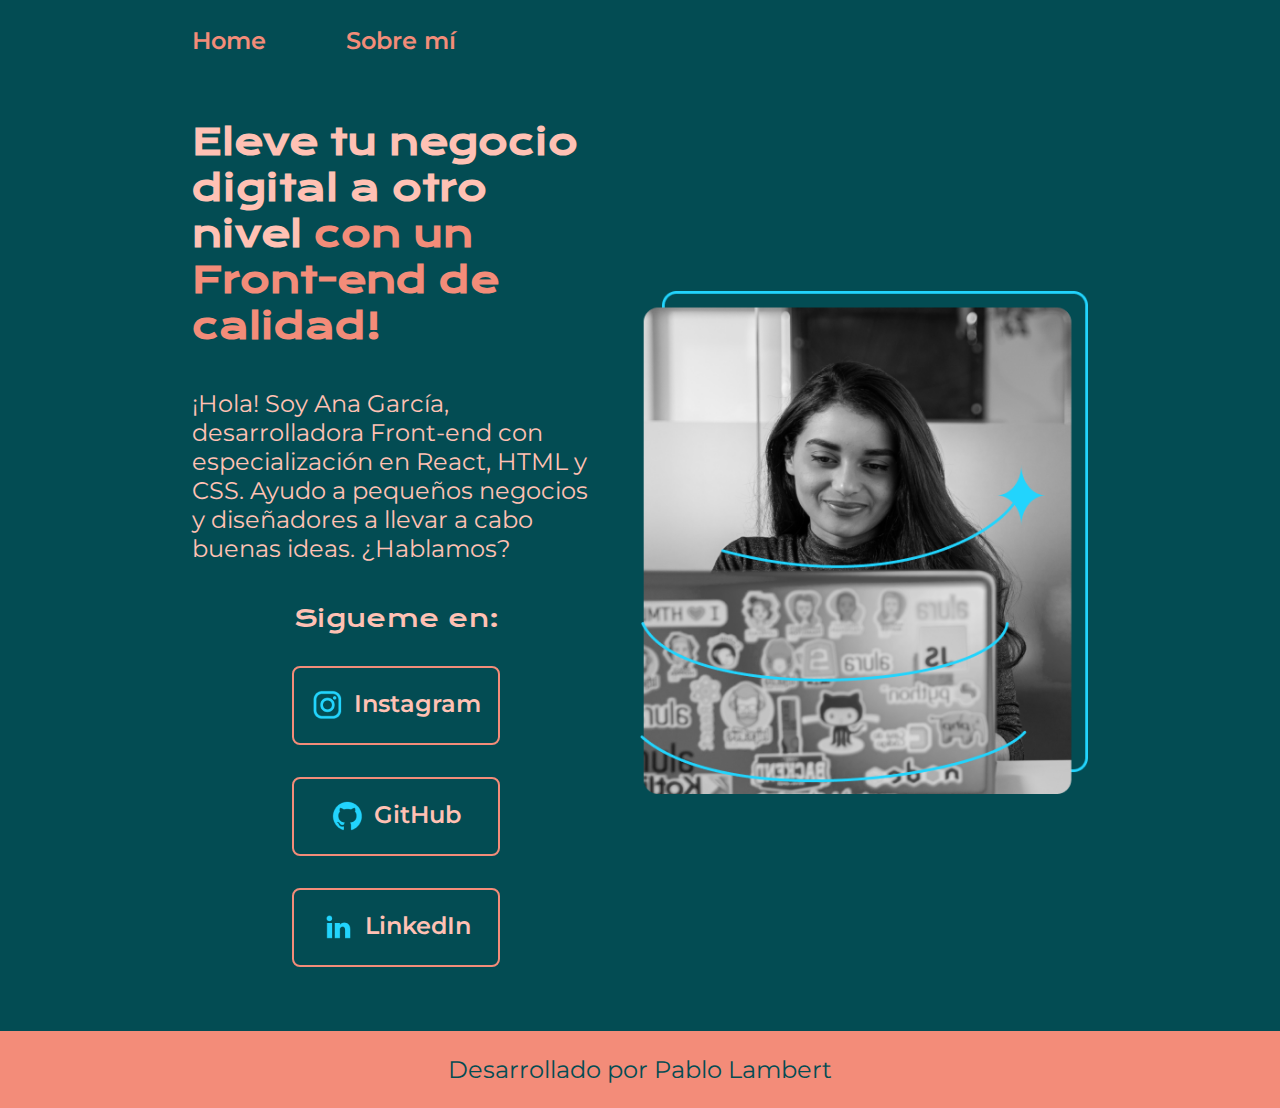
<file: index.html>
<!DOCTYPE html>
<html lang="en">
<head>
    <meta charset="UTF-8">
    <meta name="viewport" content="width=device-width, initial-scale=1.0">
    <title>Portafolio Ana García - Front-end Developer</title>
    <link rel="stylesheet" href="css/style.css">
</head>
<body>
    <header class="header">
        <nav class="header_menu">
            <a class="header_menu_link" href="/portafolio-frontend-ana/">Home</a>
            <a class="header_menu_link" href="/portafolio-frontend-ana/about">Sobre mí</a>
        </nav>
    </header>
    <main class="presentacion">
        <section class="presentacion__contenido">
            <h1 class="presentacion__contenido__titulo">
                Eleve tu negocio digital a otro nivel <strong class="titulo-destacado">con un Front-end de calidad!</strong>
            </h1>
            <p class="presentacion__contenido__texto">¡Hola! Soy Ana García, desarrolladora Front-end con especialización en React, HTML y CSS. Ayudo a pequeños negocios y diseñadores a llevar a cabo buenas ideas. ¿Hablamos?</p>
            <div class="presentacion__enlaces">
                <h2 class="presentacion__enlaces__subtitulo">Sigueme en:</h2>
                <a class="presentacion__enlaces__link" href="wwww.instagram.com" target="_blank">
                    <img src="assets/instagram.png" alt="Logo de Instagram">
                    Instagram
                </a>
                <a class="presentacion__enlaces__link" href="www.github.com" target="_blank">
                    <img src="assets/github.png" alt="Logo de GitHub">
                    GitHub
                </a>
                <a class="presentacion__enlaces__link" href="www.linkedin.com" target="_blank">
                    <img src="assets/linkedin.png" alt="Logo de LinkedIn">
                    LinkedIn
                </a>
            </div>
        </section>
        <img class="presentacion__imagen" src="assets/Imagem.png" alt="Foto de Ana García desarrollando un proyecto">
    </main>
    <footer>
        <p>Desarrollado por Pablo Lambert</p>
    </footer>
</body>
</html>
</file>
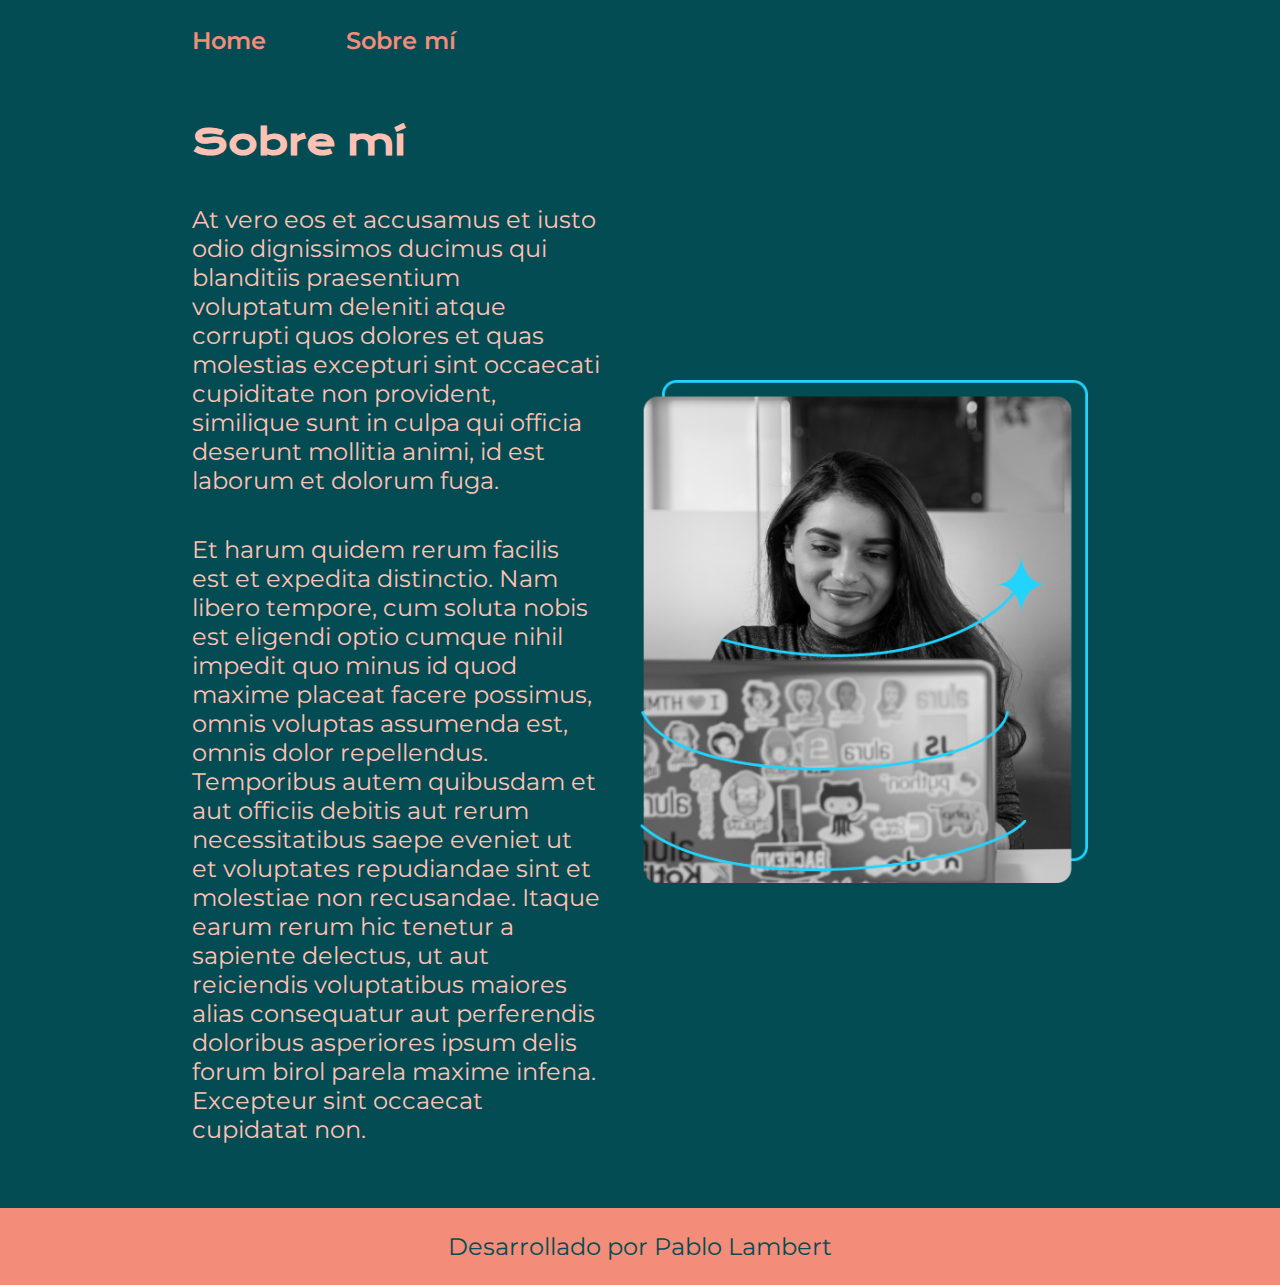
<file: about.html>
<!DOCTYPE html>
<html lang="en">
<head>
    <meta charset="UTF-8">
    <meta name="viewport" content="width=device-width, initial-scale=1.0">
    <title>Sobre mí - Ana García</title>
    <link rel="stylesheet" href="css/style.css">
</head>
<body>
    <header class="header">
        <nav class="header_menu">
            <a class="header_menu_link" href="/portafolio-frontend-ana/">Home</a>
            <a class="header_menu_link" href="/portafolio-frontend-ana/about">Sobre mí</a>
        </nav>
    </header>
    <main class="presentacion">
        <section class="presentacion__contenido">
            <h1 class="presentacion__contenido__titulo">
                Sobre mí
            </h1>
            <p class="presentacion__contenido__texto">At vero eos et accusamus et iusto odio dignissimos ducimus qui blanditiis praesentium voluptatum deleniti atque corrupti quos dolores et quas molestias excepturi sint occaecati cupiditate non provident, similique sunt in culpa qui officia deserunt mollitia animi, id est laborum et dolorum fuga.</p>
            <p class="presentacion__contenido__texto">Et harum quidem rerum facilis est et expedita distinctio. Nam libero tempore, cum soluta nobis est eligendi optio cumque nihil impedit quo minus id quod maxime placeat facere possimus, omnis voluptas assumenda est, omnis dolor repellendus. Temporibus autem quibusdam et aut officiis debitis aut rerum necessitatibus saepe eveniet ut et voluptates repudiandae sint et molestiae non recusandae. Itaque earum rerum hic tenetur a sapiente delectus, ut aut reiciendis voluptatibus maiores alias consequatur aut perferendis doloribus asperiores ipsum delis forum birol parela maxime infena. Excepteur sint occaecat cupidatat non.</p>
        </section>
        <img class="presentacion__imagen" src="assets/Imagem.png" alt="Foto de Ana García desarrollando un proyecto">
    </main>
    <footer>
        <p>Desarrollado por Pablo Lambert</p>
    </footer>
</body>
</html>
</file>
<file: css/style.css>
@import url('https://fonts.googleapis.com/css2?family=Krona+One&family=Montserrat:ital,wght@0,100..900;1,100..900&display=swap');

:root{
    /* --color-primario: #000000; */
    --color-primario: #034C53;
    /* --color-terciario: #22d4fd; */
    --color-terciario: #F38C79;
    /* --color-secundario: #f6f6f6; */
    --color-secundario: #FFC1B4;
    /* --color-hover: #272727; */
    --color-hover: #007074;

    --fuente-montserrat: 'Montserrat', sans-serif;
    --fuente-krona-one: 'Krona One', sans-serif;
}

* {
    margin: 0;
    padding: 0;
    text-decoration: none;
}

body {
    background-color: var(--color-primario);
    color: var(--color-secundario);
    box-sizing: border-box;
}

.header {
    padding: 2% 0 0 15%;
}

.header_menu {
    display: flex;
    gap: 5rem;
}

.header_menu_link {
    font-family: var(--fuente-montserrat);
    font-size: 1.5rem;
    font-weight: 600;
    color: var(--color-terciario);
    /* padding: 4px 21.5px; */
}

.header_menu_link:hover {
    border: var(--color-terciario) solid 2px;
    border-radius: .5rem;
}

.presentacion {
    padding: 5% 15%;
    display: flex;
    align-items: center;
    justify-content: space-around;
    gap: 2.5rem;
}

.presentacion__contenido {
    width: 50%;
    display: flex;
    flex-direction: column;
    gap: 2.5rem;
}

.presentacion__contenido__titulo {
    font-family: var(--fuente-krona-one);
    font-size: 2.25rem;
}

.titulo-destacado {
    color: var(--color-terciario);
}

.presentacion__contenido__texto {
    font-size: 1.5rem;
    font-family: var(--fuente-montserrat);
}

.presentacion__enlaces {
    display: flex;
    justify-content: space-between;
    flex-direction: column;
    align-items: center;
    gap: 2rem;
}

.presentacion__enlaces__subtitulo {
    font-family: var(--fuente-krona-one);
    font-size: 1.5rem;
    font-weight: 400;
}

.presentacion__enlaces__link {
    width: 50%;
    text-align: center;
    padding: 21.5px 0;
    border-radius: 8px;
    font-family: var(--fuente-montserrat);
    font-size: 1.5rem;
    font-weight: 600;
    text-decoration: none;
    color: var(--color-secundario);
    border: 2px solid var(--color-terciario);
    display: flex;
    justify-content: center;
    gap: 10px;
}

.presentacion__enlaces__link:hover {
    background-color: var(--color-hover);
}

.presentacion__imagen {
    width: 50%;
}

footer {
    background-color: var(--color-terciario);
    padding: 1.5rem;
    color: var(--color-primario);
    text-align: center;
    font-family: var(--fuente-montserrat);
    font-size: 1.5rem;
    font-weight: 400;
}

@media (max-width: 1200px) {
    body {
        background-color: var(--color-primario);
        color: var(--color-secundario);
    }
    .header {
        padding: 7.5%;
    }

    .header_menu {
        justify-content: center;
    }
    .presentacion {
        flex-direction: column-reverse;
        gap: 1rem;
        padding: 5%;
    }

    .presentacion__contenido {
        width: auto;
    }

    .presentacion__contenido__titulo {
        font-size: 2rem;
    }

    .presentacion__contenido__texto {
        font-size: 1.25rem;
    }

    .presentacion__enlaces {
        flex-direction: column;
        gap: 1rem;
    }

    .presentacion__enlaces__subtitulo {
        font-size: 1.25rem;
    }

    .presentacion__enlaces__link {
        width: 100%;
        padding: 1rem 0;
        font-size: 1.25rem;
    }

    .presentacion__imagen {
        width: 100%;
    }
}
</file>
